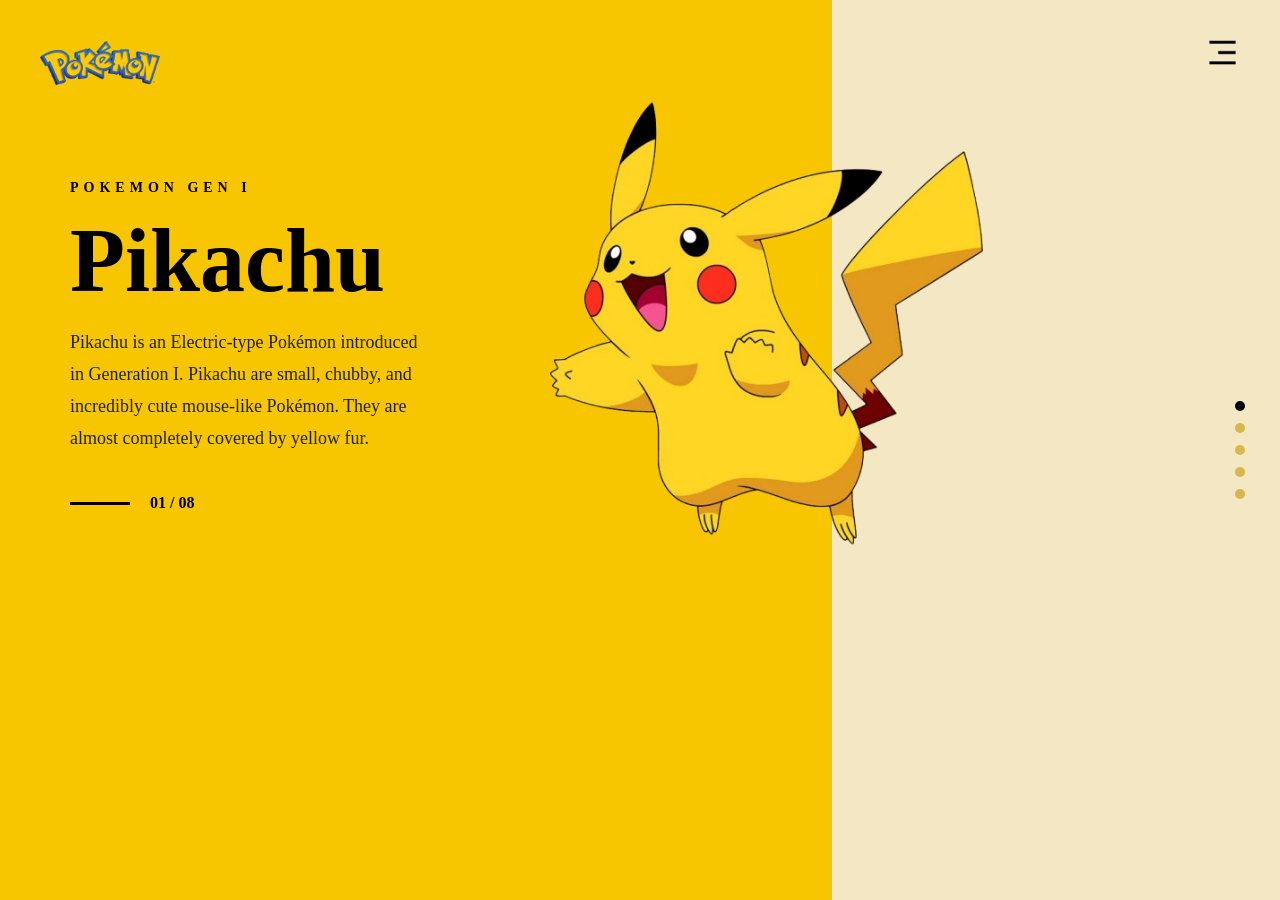
<file: A1/index.html>
<!DOCTYPE html>
<html lang="en">
<head>
  <meta charset="UTF-8" />
  <meta name="viewport" content="width=device-width, initial-scale=1.0"/>
  <title>Pikachu UI</title>
  <link rel="stylesheet" href="style.css" />
</head>
<body>

  <div class="main">

    <div class="left">
        <img src="logo.png" class="logo" />

        <div class="content">
            <h5>POKEMON GEN I</h5>
            <h1>Pikachu</h1>
            <p>
            Pikachu is an Electric-type Pokémon introduced
            in Generation I. Pikachu are small, chubby,
            and incredibly cute mouse-like Pokémon.
            They are almost completely covered by
            yellow fur.
            </p>

            <div class="slide">
            <div class="line"></div>
            <span>01 / 08</span>
            </div>
        </div>

    </div>

    <div class="right"></div>

    <img src="pikachu.png" class="pikachu" />

    <img src="3-line.png" class="menu">

    <div class="dots">
      <span class="dark"></span>
      <span></span>
      <span></span>
      <span></span>
      <span></span>
    </div>

  </div>

</body>
</html>
</file>
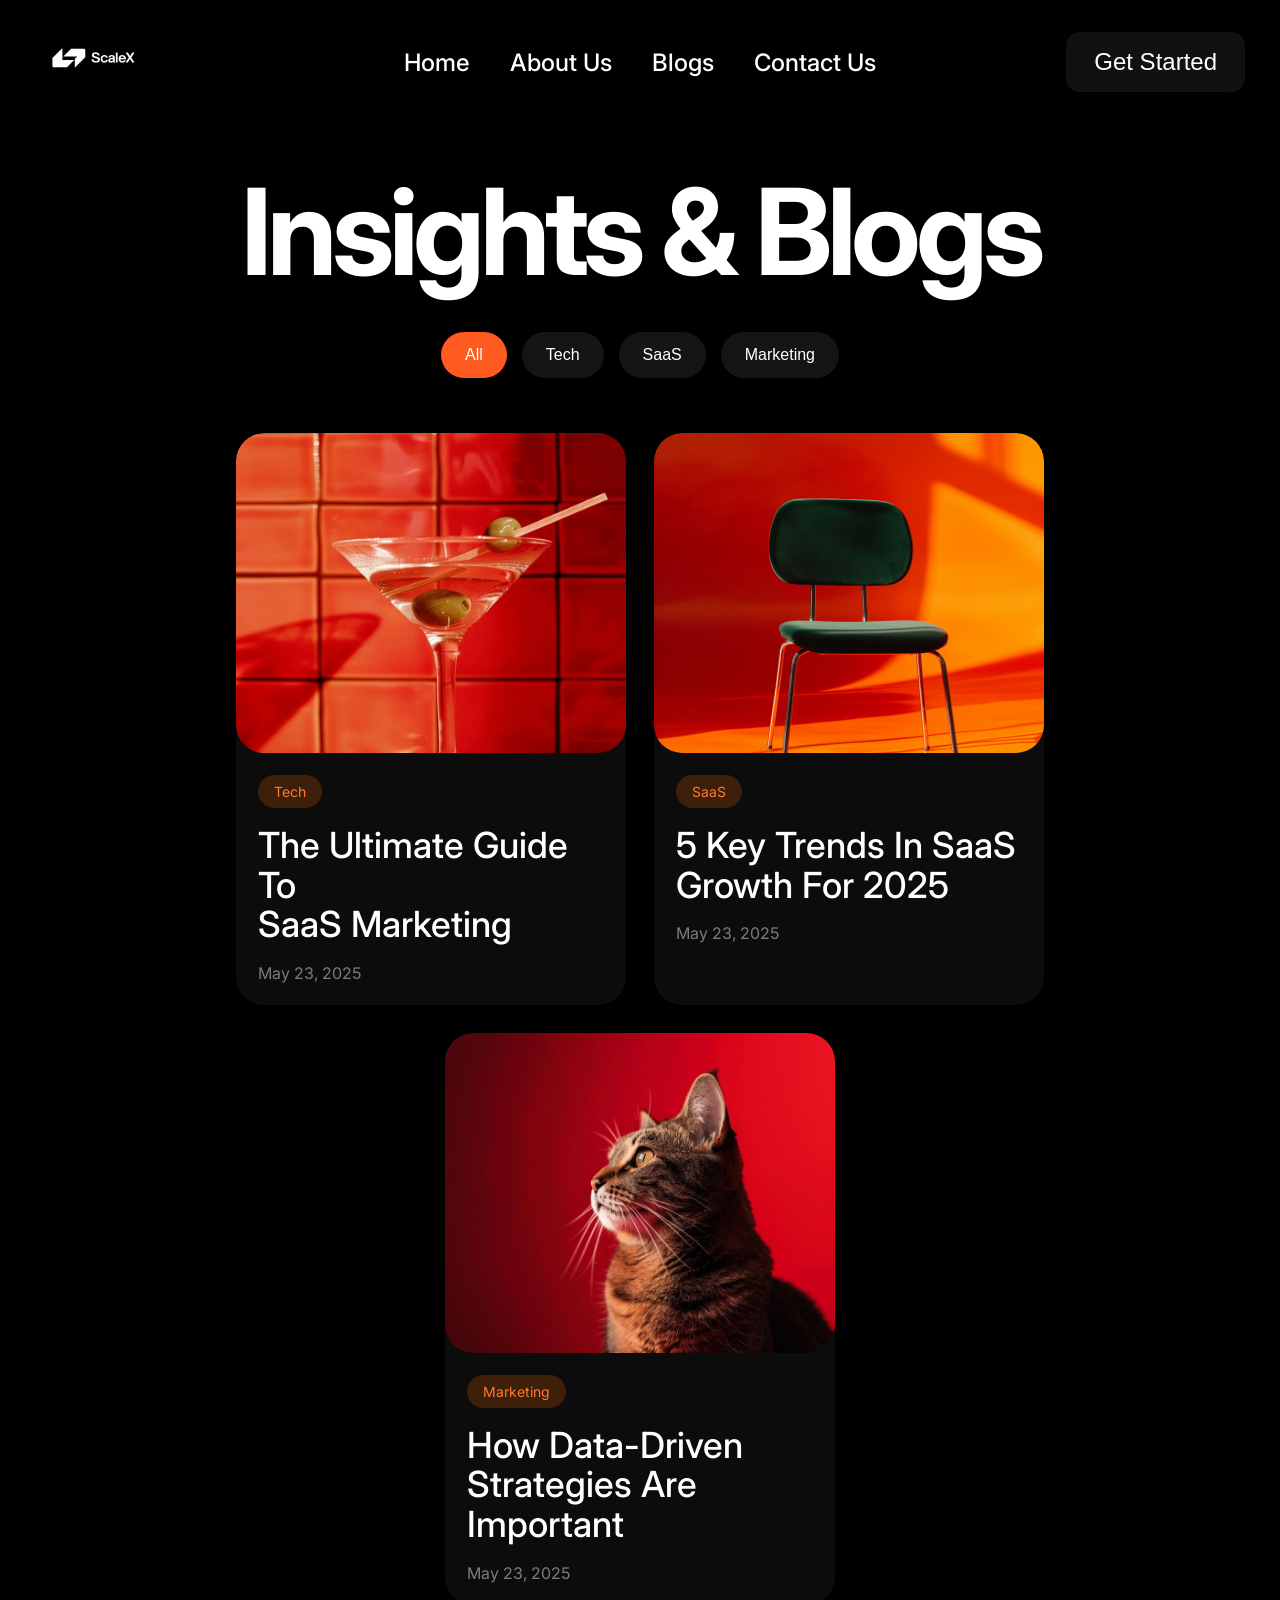
<file: A2/index.html>
<!DOCTYPE html>
<html lang="en">
<head>
    <meta charset="UTF-8">
    <meta name="viewport" content="width=device-width, initial-scale=1.0">
    <title>Insights & Blogs</title>

    <link href="https://fonts.googleapis.com/css2?family=Inter:wght@300;400;500;600;700;800&display=swap" rel="stylesheet">
    <link rel="stylesheet" href="style.css">
</head>
<body>

    <header class="navbar">

        <div class="logo">
            <img src="logo.png" alt="logo">
        </div>

        <nav class="nav-links">
            <a href="#">Home</a>
            <a href="#">About Us</a>
            <a href="#">Blogs</a>
            <a href="#">Contact Us</a>
        </nav>

        <button class="start-btn">Get Started</button>

    </header>


    <section class="hero">

        <h1>Insights & Blogs</h1>

        <div class="categories">
            <button class="highlight">All</button>
            <button>Tech</button>
            <button>SaaS</button>
            <button>Marketing</button>
        </div>

    </section>


    <section class="cards-section">

        <div class="card">  <!-- card: 1 -->

            <div class="image-box">
                <img src="drink.jpg" alt="">
            </div>

            <div class="card-content">

                <span class="tag">Tech</span>

                <h2>
                    The Ultimate Guide To <br>
                    SaaS Marketing
                </h2>

                <p>May 23, 2025</p>

            </div>

        </div>


        <div class="card">  <!-- card: 2 -->

            <div class="image-box">
                <img src="chair.png" alt="">
            </div>

            <div class="card-content">

                <span class="tag">SaaS</span>

                <h2>
                    5 Key Trends In SaaS <br>
                    Growth For 2025
                </h2>

                <p>May 23, 2025</p>

            </div>

        </div>


        <div class="card">  <!-- card: 3 -->

            <div class="image-box">
                <img src="cat.jpeg" alt="Cat">
            </div>

            <div class="card-content">

                <span class="tag">Marketing</span>

                <h2>
                    How Data-Driven <br>
                    Strategies Are Important
                </h2>

                <p>May 23, 2025</p>

            </div>

        </div>

    </section>

</body>
</html>
</file>
<file: A1/style.css>
*{
    margin: 0;
    padding: 0;
    box-sizing: border-box;
}

html,body{
    width: 100%;
    height: 100%;
}

.main{
    width: 100%;
    height: 100vh;
    position: relative;
    
    overflow: hidden;
    display: flex;
}

.left{
    width: 65%;
    height: 100%;
    background-color: #f7c600;
    position: relative;
}

.right{
    width: 35%;
    height: 100%;
    background-color: #f4e7c4;
}

.logo{
    width: 120px;
    position: absolute;
    top: 30px;
    left: 40px;
}

.content{
    position: absolute;
    top: 180px;
    left: 70px;
    width: 420px;
}

.content h5{
    letter-spacing: 5px;
    font-size: 14px;

    margin-bottom: 20px;
}

.content h1{
    font-size: 90px;
    font-weight: 700;

    line-height: 1;
    margin-bottom: 20px;
}

.content p{
    font-size: 18px;
    line-height: 32px;
    width: 350px;
    color: #222;
}

.slide{
    display: flex;
    align-items: center;
    gap: 20px;
    margin-top: 40px;
}

.line{
    width: 60px;
    height: 3px;
    background-color: black;
}

.slide span{
    font-weight: 600;
}

.pikachu{
    width: 35%;
    position: absolute;
    top: 100px;
    left: 60%;
    transform: translateX(-50%);
}

.menu{
    width: 35px;

    position: absolute;
    top: 35px;
    right: 40px;

    cursor: pointer;
}

/* RIGHT DOTS */
.dots{
    position: absolute;
    right: 35px;
    top: 50%;
    transform: translateY(-50%);

    display: flex;
    flex-direction: column;
    gap: 12px;
}

.dots span{
    width: 10px;
    height: 10px;
    border-radius: 50%;
    background-color: #d8b84d;
}

.dots .dark{
    background-color: black;
}
</file>
<file: A2/style.css>
*{
    margin: 0;
    padding: 0;
    box-sizing: border-box;
}

body{
    background-color: black;
    font-family: 'Inter', sans-serif;
    color: white;
    padding: 20px 35px;
}


.navbar{
    display: flex;
    justify-content: space-between;
    align-items: center;

    position: relative;
}

.logo img{
    width: 120px;
}

.nav-links{
    display: flex;
    gap: 40px;

    position: absolute;
    left: 50%;
    transform: translateX(-50%);
}

.nav-links a{
    text-decoration: none;
    color: white;
    font-size: 24px;
    font-weight: 500;
}

.start-btn{
    background-color: #111;
    color: white;
    border: none;

    padding: 16px 28px;
    border-radius: 14px;

    font-size: 24px;
    cursor: pointer;
}


.hero{
    margin-top: 55px;
    text-align: center;
}

.hero h1{
    font-size: 120px;
    font-weight: 700;
    letter-spacing: -5px;
}


.categories{
    margin-top: 28px;

    display: flex;
    justify-content: center;
    gap: 15px;
}

.categories button{
    background-color: #151515;
    color: white;

    border: none;
    border-radius: 999px;

    padding: 14px 24px;

    font-size: 16px;
    cursor: pointer;
}

.categories .highlight{
    background-color: #ff5a1f;
}


.cards-section{
    margin-top: 55px;

    display: flex;
    justify-content: center;
    gap: 28px;

    flex-wrap: wrap;
}

.card{
    width: 390px;

    background-color: #0c0c0c;

    border-radius: 28px;
    overflow: hidden;

    position: relative;
}

.image-box{
    width: 100%;
    height: 320px;

    position: relative;
}

.image-box img{
    width: 100%;
    height: 100%;
    object-fit: cover;

    display: block;
    border-radius: 28px;
}

.card-content{
    padding: 22px;
}

.tag{
    display: inline-block;

    background-color: rgba(255, 106, 0, 0.2);
    color: #ff7a2f;

    padding: 8px 16px;
    border-radius: 999px;

    font-size: 14px;
    margin-bottom: 18px;
}

.card-content h2{
    font-size: 36px;
    line-height: 1.1;
    font-weight: 500;

    margin-bottom: 18px;
}

.card-content p{
    color: #7c7c7c;
    font-size: 16px;
}
</file>
